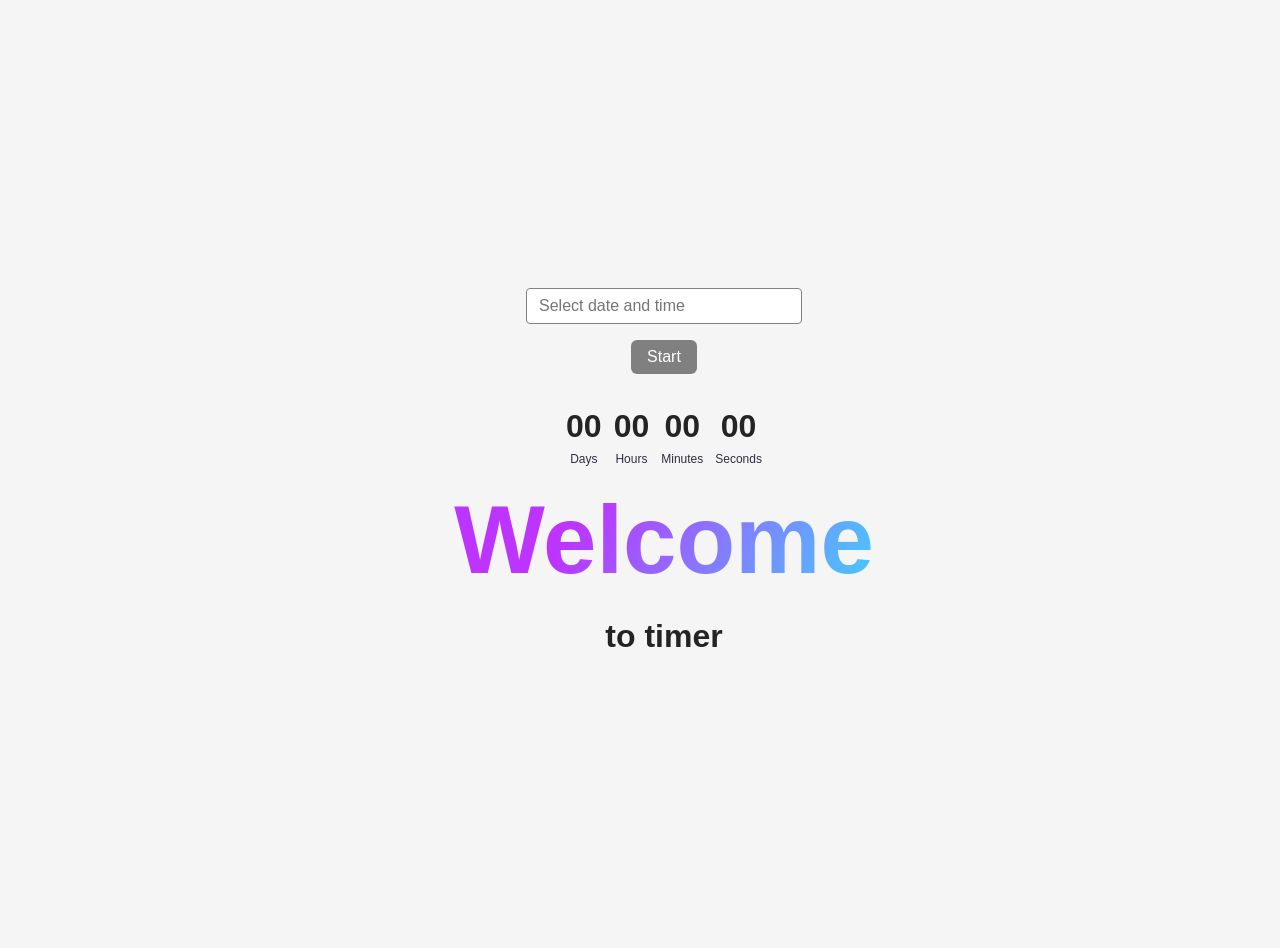
<file: src/1-timer.html>
<!DOCTYPE html>
<html lang="en">
  <head>
    <meta charset="UTF-8" />
    <meta http-equiv="X-UA-Compatible" content="IE=edge" />
    <meta name="viewport" content="width=device-width, initial-scale=1.0" />
    <title>Timer</title>
    <link rel="stylesheet" href="./css/styles.css" />

  </head>
  <body>
    <load
      src="./partials/header.html"
      icon-path="./img/sprite.svg#logo"
      highlight-act="active"
    />
<div class="timer-container">
  <input type="text" id="datetime-picker" placeholder="Select date and time" />
  <button type="button" data-start disabled>Start</button>

  <div class="timer">
    <div class="field">
      <span class="value" data-days>00</span>
      <span class="label">Days</span>
    </div>
    <div class="field">
      <span class="value" data-hours>00</span>
      <span class="label">Hours</span>
    </div>
    <div class="field">
      <span class="value" data-minutes>00</span>
      <span class="label">Minutes</span>
    </div>
    <div class="field">
      <span class="value" data-seconds>00</span>
      <span class="label">Seconds</span>
    </div>
  </div>
</div>


    <main>
      <div class="container">
        <h1 class="main-title">
          <span class="main-title-gradient">Welcome</span> to timer
        </h1>
<script type="module" src="./js/1-timer.js"></script>

        <load src="./partials/back-link.html" />
      </div>
    </main>

    <load src="./partials/footer.html" />
  </body>
</html>
</file>
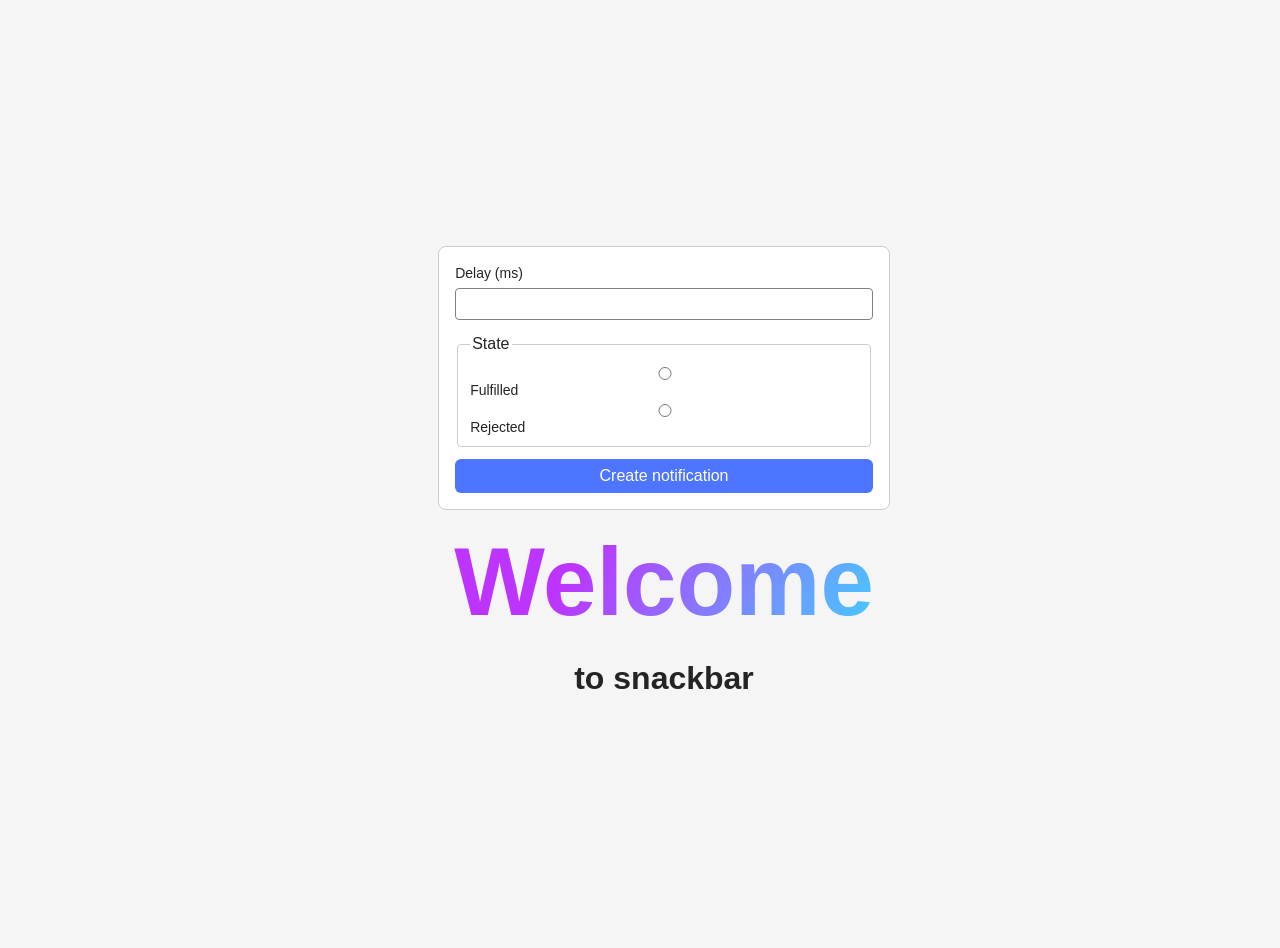
<file: src/2-snackbar.html>
<!DOCTYPE html>
<html lang="en">
  <head>
    <meta charset="UTF-8" />
    <meta http-equiv="X-UA-Compatible" content="IE=edge" />
    <meta name="viewport" content="width=device-width, initial-scale=1.0" />
    <title>Snackbar</title>
    <link rel="stylesheet" href="./css/styles.css" />
  </head>
  <body>
    <load
      src="./partials/header.html"
      icon-path="./img/sprite.svg#logo"
      highlight-curr="active"
    />

  <form class="form">
    <label>
      Delay (ms)
      <input type="number" name="delay" required />
    </label>
  
    <fieldset>
      <legend>State</legend>
      <label>
        <input type="radio" name="state" value="fulfilled" required />
        Fulfilled
      </label>
      <label>
        <input type="radio" name="state" value="rejected" required />
        Rejected
      </label>
    </fieldset>
  
    <button type="submit">Create notification</button>
  </form>

    <main>
      <div class="container">
        <h1 class="main-title">
          <span class="main-title-gradient">Welcome</span> to snackbar
        </h1>
        <script type="module" src="./js/2-snackbar.js"></script>
        <load src="./partials/back-link.html" />
      </div>
    </main>

    <load src="./partials/footer.html" />
  </body>
</html>
</file>
<file: src/css/styles.css>
/**
  |============================
  | include css partials with
  | default @import url()
  |============================
*/
/* Common styles */
@import url('./reset.css');
@import url('./base.css');
@import url('./container.css');
@import url('./animations.css');

/* Sections style */
@import url('./header.css');
@import url('./vite-promo.css');
@import url('./badges.css');
@import url('./back-link.css');
@import url('./footer.css');

body {
  font-family: sans-serif;
  background-color: #f5f5f5;
  padding: 24px;
  display: flex;
  justify-content: center;
  align-items: center;
  min-height: 100vh;
}

.timer-container {
  display: flex;
  flex-direction: column;
  gap: 16px;
  align-items: center;
}

input[type="text"] {
  padding: 8px 12px;
  font-size: 16px;
  width: 250px;
  border: 1px solid #808080;
  border-radius: 4px;
}

button {
  padding: 8px 16px;
  font-size: 16px;
  cursor: pointer;
  border-radius: 6px;
  border: none;
  background-color: #4e75ff;
  color: #fff;
}

button:disabled {
  background-color: #808080;
  cursor: not-allowed;
}

.timer {
  display: flex;
  gap: 12px;
  margin-top: 12px;
}

.field {
  display: flex;
  flex-direction: column;
  align-items: center;
}

.value {
  font-size: 32px;
  font-weight: bold;
}

.label {
  font-size: 12px;
  color: #2e2f42;
}


.form {
  display: flex;
  flex-direction: column;
  gap: 12px;
  padding: 16px;
  border: 1px solid #ccc;
  border-radius: 8px;
  background-color: #fff;
}

label {
  display: flex;
  flex-direction: column;
  font-size: 14px;
}

input[type="number"] {
  margin-top: 4px;
  padding: 6px 8px;
  font-size: 16px;
  border: 1px solid #808080;
  border-radius: 4px;
}

fieldset {
  border: 1px solid #ccc;
  padding: 8px 12px;
  border-radius: 4px;
}

button {
  padding: 8px 16px;
  font-size: 16px;
  cursor: pointer;
  border-radius: 6px;
  border: none;
  background-color: #4e75ff;
  color: #fff;
}

button:hover {
  background-color: #6c8cff;
}
</file>
